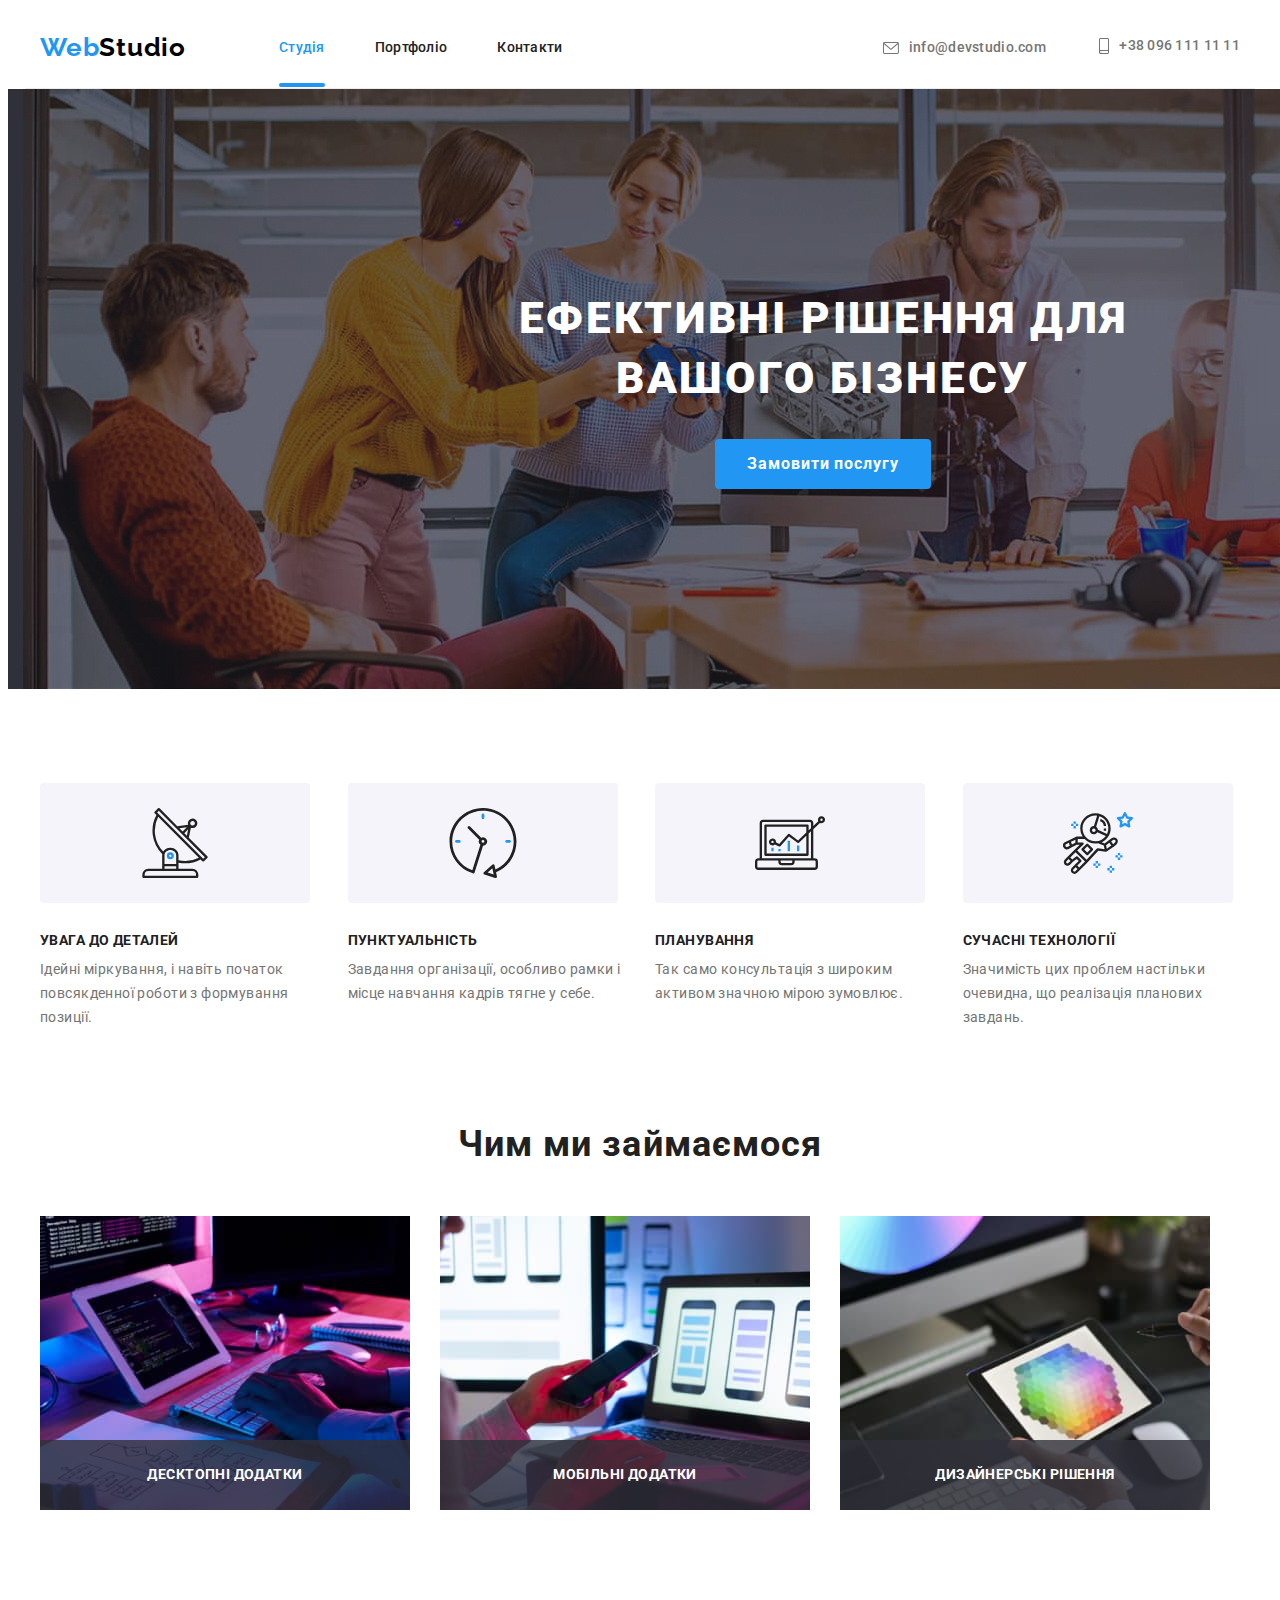
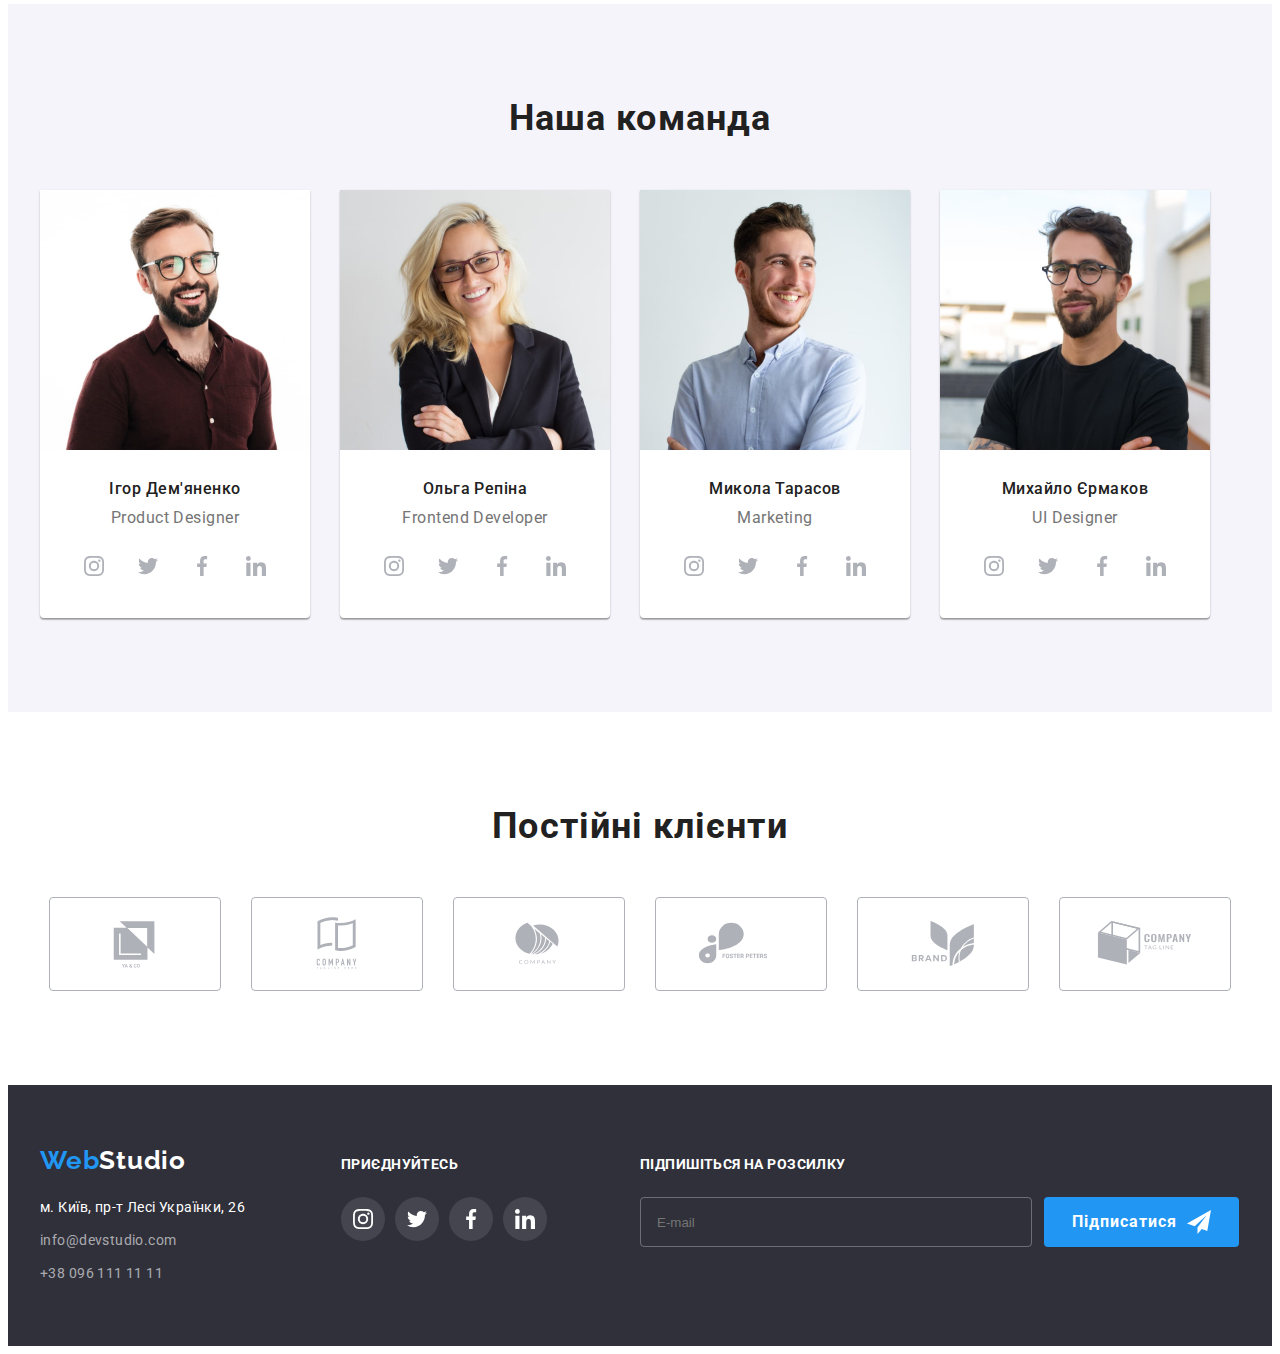
<file: index.html>
<!DOCTYPE html>
<html lang="uk">

<head>
    <meta charset="UTF-8">
    <meta http-equiv="X-UA-Compatible" content="IE=edge">
    <meta name="viewport" content="width=device-width, initial-scale=1.0">
    <title>WebStudio</title>
    <link rel="stylesheet" href="https://cdnjs.cloudflare.com/ajax/libs/modern-normalize/1.1.0/modern-normalize.min.css"
        integrity="sha512-wpPYUAdjBVSE4KJnH1VR1HeZfpl1ub8YT/NKx4PuQ5NmX2tKuGu6U/JRp5y+Y8XG2tV+wKQpNHVUX03MfMFn9Q=="
        crossorigin="anonymous" referrerpolicy="no-referrer" />
    <link rel="preconnect" href="https://fonts.googleapis.com">
    <link rel="preconnect" href="https://fonts.gstatic.com" crossorigin>
    <link
        href="https://fonts.googleapis.com/css2?family=Raleway:wght@700&family=Roboto:wght@400;500;700;900&display=swap"
        rel="stylesheet">
    <link rel="stylesheet" href="./css/main.min.css">
</head>

<body>
    <header class="container  header header__flex ">
        <a href="#" class="logo link"> Web<span class=" logo__text logo__text--dark">Studio</span></a>
            <nav>
                <ul class="nav list header__flex">
                    <li> <a href="./index.html" class="nav__item nav__item--current link ">Студія</a></li>
                    <li> <a href="./portfolio.html" class="nav__item link">Портфоліо</a></li>
                    <li> <a href="#" class="nav__item  link">Контакти</a></li>
                </ul>
            </nav>
            <div class=" contact--left">
                <a href="mailto:info@devstudio.com" class=" contact__item  contact__item--header link">
                    <svg class="contact__icon" width="16" height="12">
                        <use href="./images/icons.svg#email"></use>
                    </svg>
                    info@devstudio.com</a>
                <a href="tel:+380961111111" class="contact__item  contact__item--header link">
                    <svg class="contact__icon" width="10" height="16">
                        <use href="./images/icons.svg#smartphone"></use>
                    </svg>
                    +38 096 111 11 11</a>
            </div>
    </header>

    <main>
        <section class="hero  container ">
            <div class="container">
                <h1 class="hero__title ">Ефективні рішення для вашого бізнесу</h1>
                <button type="button" class="btn-order" data-modal-open>Замовити послугу</button>
            </div>
        </section>

        <section class="features  container ">
                <ul class="list list--flex">
                    <li class="features__item">
                        <div class="features__icon">
                            <svg width="70" height="70">
                                <use href="./images/icons.svg#antenna"></use>
                            </svg>
                        </div>
                        <h3 class="features__subtitle">Увага до деталей</h3>
                        <p class="features__text">Ідейні міркування, і навіть початок повсякденної роботи з формування позиції.
                        </p>
                    </li>
                    <li class="features__item">
                        <div class="features__icon">
                            <svg width="70" height="70">
                                <use href="./images/icons.svg#clock"></use>
                            </svg>
                        </div>
                        <h3 class="features__subtitle">Пунктуальність</h3>
                        <p class="features__text">Завдання організації, особливо рамки і місце навчання кадрів тягне у себе.</p>
                    </li>
                    <li class="features__item">
                        <div class="features__icon">
                            <svg width="70" height="70">
                                <use href="./images/icons.svg#diagram"></use>
                            </svg>
                        </div>
                        <h3 class="features__subtitle">Планування</h3>
                        <p class="features__text">Так само консультація з широким активом значною мірою зумовлює.</p>
                    </li>
                    <li class="features__item">
                        <div class="features__icon">
                            <svg width="70" height="70">
                                <use href="./images/icons.svg#astronaut"></use>
                            </svg>
                        </div>
                        <h3 class="features__subtitle">Сучасні технології</h3>
                        <p class="features__text">Значимість цих проблем настільки очевидна, що реалізація планових завдань.</p>
                    </li>
                    
                </ul>
        </section>

        <section class=" container product">
                <h2 class="title ">Чим ми займаємося</h2>
                <ul class="list list--flex">
                    <li class="product__item"><img src="./images/img1.jpg" alt="Десктопні додатки" width="370"
                            height="294">
                        <div class="overlay">
                            <p class="overlay__text">Десктопні додатки</p>
                        </div>
                    </li>
                    <li class="product__item"><img src="./images/img2.jpg" alt="Мобільні додатки" width="370"
                            height="294">
                        <div class="overlay">
                            <p class="overlay__text">Мобільні додатки</p>
                        </div>
                    </li>
                    <li class="product__item product__item--overlay"><img src="./images/img3.jpg" alt="Дизайнерські рішення" width="370"
                            height="294">
                        <div class="overlay">
                            <p class="overlay__text">Дизайнерські рішення</p>
                        </div>
                    </li>
                </ul>
        </section>

        <section class="command ">
            <div class="container ">
                <h2 class="title">Наша команда</h2>
                <ul class="list list--flex">
                    <li class="command__item">
                        <img src="./images/img4.jpg" alt="Фото співробітника" width="270" height="260">
                        <div class="command__label">
                            <h3 class="command__subtitle">Ігор Дем'яненко</h3>
                            <p lang="en" class="command__text">Product Designer</p>
                            <ul class="social__list list">
                                <li><a class="social__item link" href="" aria-label="instagram" ><svg width="20"
                                            height="20" class="icon">
                                            <use href="./images/icons.svg#instagram"></use>
                                        </svg></a></li>
                                <li><a class="social__item" href="" aria-label="twitter"><svg width="20"
                                            height="20" class="icon">
                                            <use href="./images/icons.svg#twitter"></use>
                                        </svg></a></li>
                                <li><a class="social__item" href="" aria-label="facebook"><svg width="20"
                                            height="20" class="icon">
                                            <use href="./images/icons.svg#facebook"></use>
                                        </svg></a></li>
                                <li><a class="social__item" href="" aria-label="linkedin"><svg width="20"
                                            height="20" class="icon">
                                            <use href="./images/icons.svg#linkedin"></use>
                                        </svg></a></li>
                            </ul>

                        </div>
                    </li>
                    <li class="command__item">
                        <img src="./images/img5.jpg" alt="Фото співробітника" width="270" height="260">
                        <div class="command__label">
                            <h3 class="command__subtitle">Ольга Репіна</h3>
                            <p lang="en" class="command__text">Frontend Developer</p>
                            <ul class="social__list list">
                                <li><a class="social__item link" href="" aria-label="instagram"><svg width="20" height="20" class="icon">
                                            <use href="./images/icons.svg#instagram"></use>
                                        </svg></a></li>
                                <li><a class="social__item" href="" aria-label="twitter"><svg width="20" height="20" class="icon">
                                            <use href="./images/icons.svg#twitter"></use>
                                        </svg></a></li>
                                <li><a class="social__item" href="" aria-label="facebook"><svg width="20" height="20" class="icon">
                                            <use href="./images/icons.svg#facebook"></use>
                                        </svg></a></li>
                                <li><a class="social__item" href="" aria-label="linkedin"><svg width="20" height="20" class="icon">
                                            <use href="./images/icons.svg#linkedin"></use>
                                        </svg></a></li>
                            </ul>

                        </div>

                    </li>
                    <li class="command__item">
                        <img src="./images/img6.jpg" alt="Фото співробітника" width="270" height="260">
                        <div class="command__label">
                            <h3 class="command__subtitle">Микола Тарасов</h3>
                            <p lang="en" class="command__text">Marketing</p>
                            <ul class="social__list list">
                                <li><a class="social__item link" href="" aria-label="instagram"><svg width="20" height="20" class="icon">
                                            <use href="./images/icons.svg#instagram"></use>
                                        </svg></a></li>
                                <li><a class="social__item" href="" aria-label="twitter"><svg width="20" height="20" class="icon">
                                            <use href="./images/icons.svg#twitter"></use>
                                        </svg></a></li>
                                <li><a class="social__item" href="" aria-label="facebook"><svg width="20" height="20" class="icon">
                                            <use href="./images/icons.svg#facebook"></use>
                                        </svg></a></li>
                                <li><a class="social__item" href="" aria-label="linkedin"><svg width="20" height="20" class="icon">
                                            <use href="./images/icons.svg#linkedin"></use>
                                        </svg></a></li>
                            </ul>

                        </div>
                    </li>
                    <li class="command__item"><img src="./images/img7.jpg" alt="Фото співробітника" width="270"
                            height="260">
                        <div class="command__label">
                            <h3 class="command__subtitle">Михайло Єрмаков</h3>
                            <p lang="en" class="command__text">UI Designer</p>
                            <ul class="social__list list">
                                <li><a class="social__item link" href="" aria-label="instagram"><svg width="20" height="20" class="icon">
                                            <use href="./images/icons.svg#instagram"></use>
                                        </svg></a></li>
                                <li><a class="social__item" href="" aria-label="twitter"><svg width="20" height="20" class="icon">
                                            <use href="./images/icons.svg#twitter"></use>
                                        </svg></a></li>
                                <li><a class="social__item" href="" aria-label="facebook"><svg width="20" height="20" class="icon">
                                            <use href="./images/icons.svg#facebook"></use>
                                        </svg></a></li>
                                <li><a class="social__item" href="" aria-label="linkedin"><svg width="20" height="20" class="icon">
                                            <use href="./images/icons.svg#linkedin"></use>
                                        </svg></a></li>
                            </ul>
                        </div>
                    </li>
                </ul>
            </div>
        </section>
        <section class="sect-padd container clients">
            <h2 class="title">Постійні клієнти</h2>
                <ul class="list clients__list">
                    <li><a href="" aria-label="company logo" class="link clients__item"><svg width="106" height="60"
                                class="icon">
                                <use href="./images/icons.svg#logo1"></use>
                            </svg></a></li>
                    <li><a href="" aria-label="company logo" class="link clients__item"><svg width="106" height="60"
                                class="icon">
                                <use href="./images/icons.svg#logo2"></use>
                            </svg></a></li>
                    <li><a href="" aria-labe l="company logo" class="link clients__item"><svg width="106" height="60"
                                class="icon">
                                <use href="./images/icons.svg#logo3"></use>
                            </svg></a></li>
                    <li><a href="" aria-label="company logo" class="link clients__item"><svg width="106" height="60"
                                class="icon">
                                <use href="./images/icons.svg#logo4"></use>
                            </svg></a></li>
                    <li><a href="" aria-label="company logo" class="link clients__item"><svg width="106" height="60"
                                class="icon">
                                <use href="./images/icons.svg#logo5"></use>
                            </svg></a></li>
                    <li><a href="" aria-label="company logo" class="link clients__item"><svg width="106" height="60"
                                class="icon">
                                <use href="./images/icons.svg#logo6"></use>
                            </svg></a></li>
                </ul>
        </section>
    </main>

    <footer class="footer">
        <div class="container ">
            <div class="footer__connect">

                <div class="footer__adress"><a href="#" class="logo logo--footer link "> Web<span class="logo__text logo__text--light">Studio</span></a>
                <address class="address address--nostyle">
                    <div> м. Київ, пр-т Лесі Українки, 26    </div>
                    <a href="mailto:info@devstudio.com" class="footer__contact link">info@devstudio.com</a>
                    <a href="tel:+380961111111" class="footer__contact link ">+38 096 111 11 11</a>
                </address></div>
            
            <div class="footer__social footer__social--left">
                <strong class="uppercase">приєднуйтесь</strong>
                <ul class="social__list list social__list--mrgtop">
                    <li><a class="footer__item link" href="" aria-label="instagram"><svg width="20" height="20"
                                class="icon">
                                <use href="./images/icons.svg#instagram"></use>
                            </svg></a></li>
                    <li><a class="footer__item link" href="" aria-label="twitter"><svg width="20" height="20"
                                class="icon">
                                <use href="./images/icons.svg#twitter"></use>
                            </svg></a></li>
                    <li><a class="footer__item link" href="" aria-label="facebook"><svg width="20" height="20"
                                class="icon">
                                <use href="./images/icons.svg#facebook"></use>
                            </svg></a></li>
                    <li><a class="footer__item link" href="" aria-label="linkedin"><svg width="20" height="20"
                                class="icon">
                                <use href="./images/icons.svg#linkedin"></use>
                            </svg></a></li>
                </ul>
                </div>
            
                <form class="subscribe">
                    <strong class="uppercase">Підпишіться на розсилку</strong>
                    <div class="subscribe__email"><input class="subscribe--border" type="email" name="mail" placeholder="E-mail">
                    <button type="button" class="subscribe__btn-submit"><span>Підписатися</span><svg class="icon" width="24" height="24">
                    <use href="./images/icons.svg#icon-send"></use>
                    </svg> </button></div>

                </form>
            </div>

        </div>

    </footer>
    <div class="backdrop backdrop--is-hidden" data-modal>
    <div class="modal">
        <button class="btn-close" data-modal-close>
            <svg  width="11" height="11">
                <use href="./images/icons.svg#close"></use>
            </svg>
        </button>
        <form class="modal__form" name="modal-form" autocomplete="off">
            <strong class="strong">Залиште свої дані, ми вам передзвонимо</strong>
            <div class="form__group" role="group">
                <label class="form__wrap"><span class="modal__label">Ім'я</span><input class="modal__input" id="user-name"
                        type="text" name="ім'я" />
                    <svg class="modal__icon" width="12" height="12">
                        <use href="./images/icons.svg#name"></use>
                    </svg></label>
                <label class="form__wrap"><span class="modal__label">Телефон</span><input class="modal__input"
                        type="telephone" name="telephone" />
                    <svg class="modal__icon" width="12" height="12">
                        <use href="./images/icons.svg#tel"></use>
                    </svg></label>
                <label class="form__wrap"><span class="modal__label">Пошта</span><input class="modal__input"
                        type="email" name="email" />
                    <svg class="modal__icon" width="12" height="12">
                        <use href="./images/icons.svg#mail"></use>
                    </svg></label>
                <label class="form__wrap"><span class="modal__label">Коментар</span><textarea
                        class="modal__input modal__input-comment" name="comment" placeholder="Введіть текст"></textarea>
                </label>
            </div>
            <label class="policy"><input class="policy-checkbox visualy-hidden " type="checkbox" name="policy-agreement" /><svg class="icon-check" width="16" height="15">
                <use class="register-icon-check" href="./images/icons.svg#icon-check"></use>
                <use class="register-icon-uncheck" href="./images/icons.svg#border-check"></use>
            </svg><span class="policy__agreement"> Погоджуюся з розсилкою та приймаю <a href="#" class="policy__link">Умови договору</a></span></label>
            <button type="submit" class="btn-submit">Відправити</button>
        </form>
    </div>
    </div>
    <script src="./js/modal.js"></script>
</body>


</html>
</file>
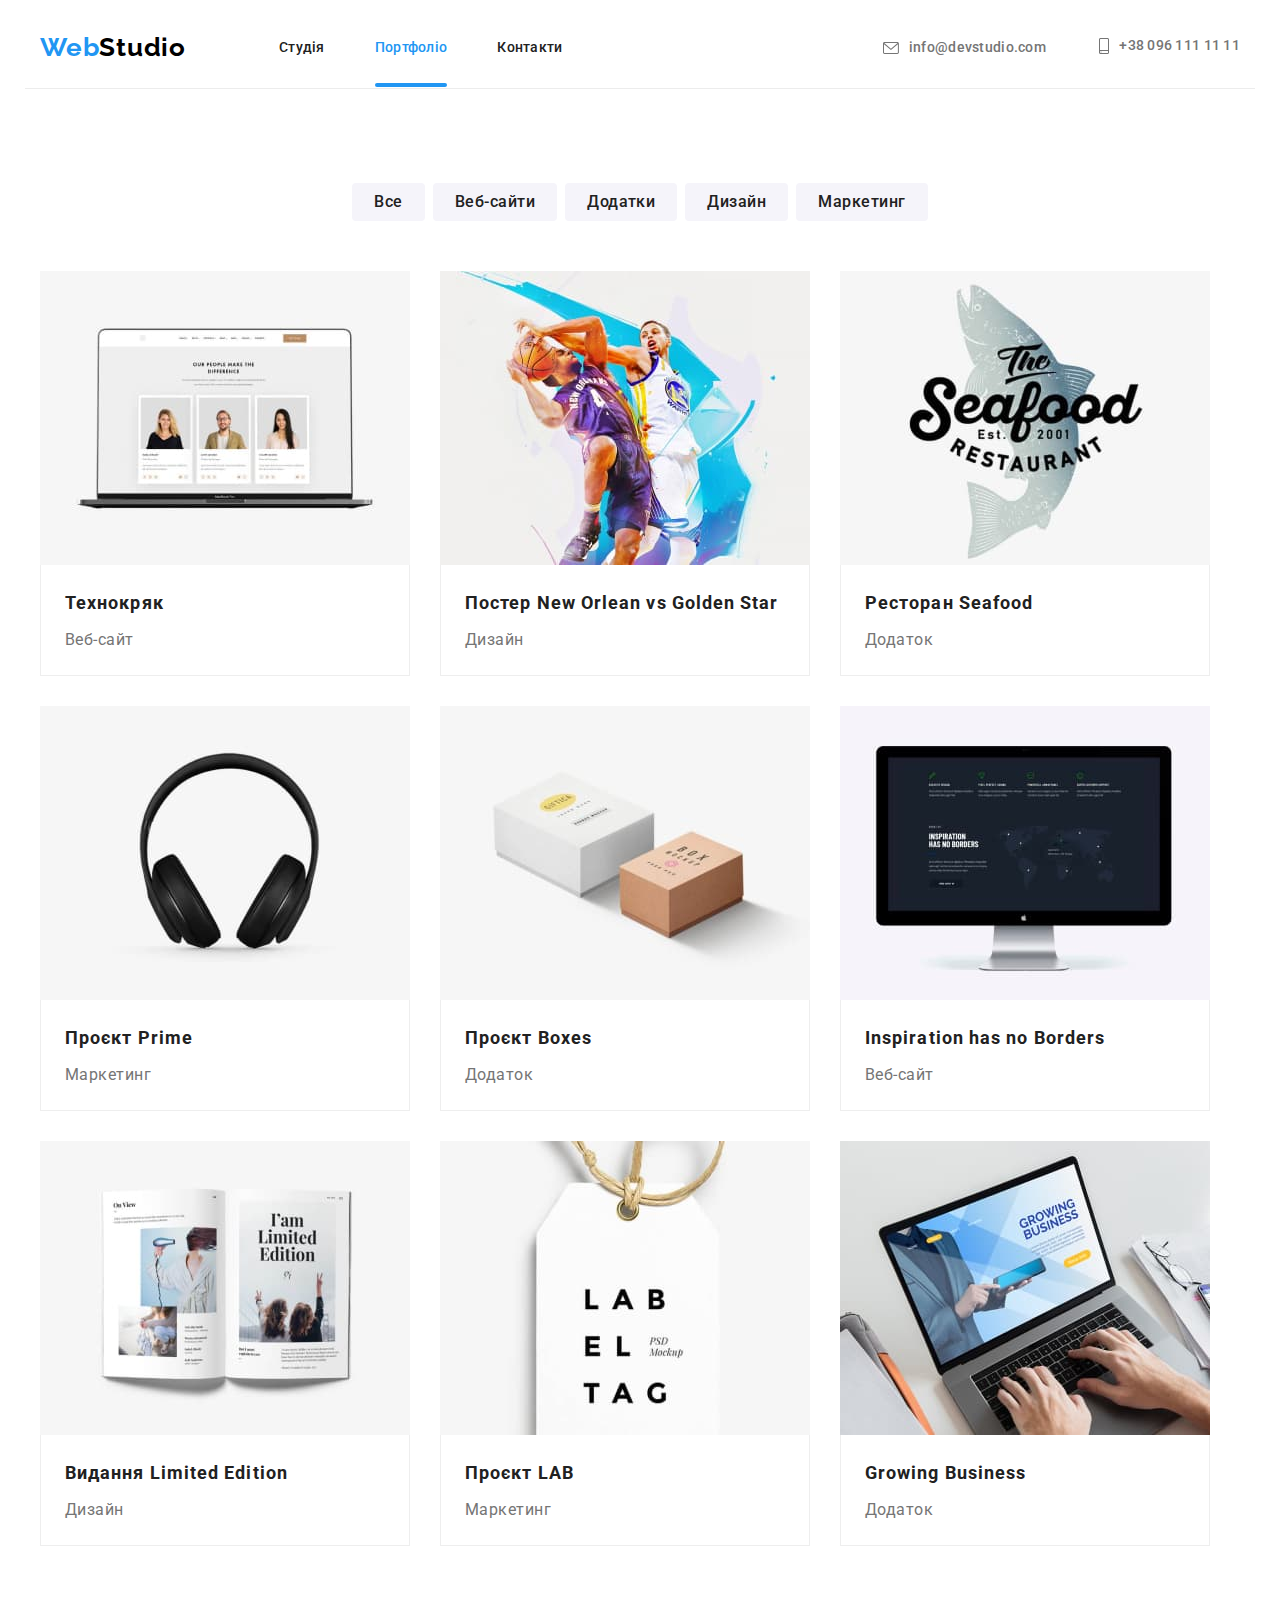
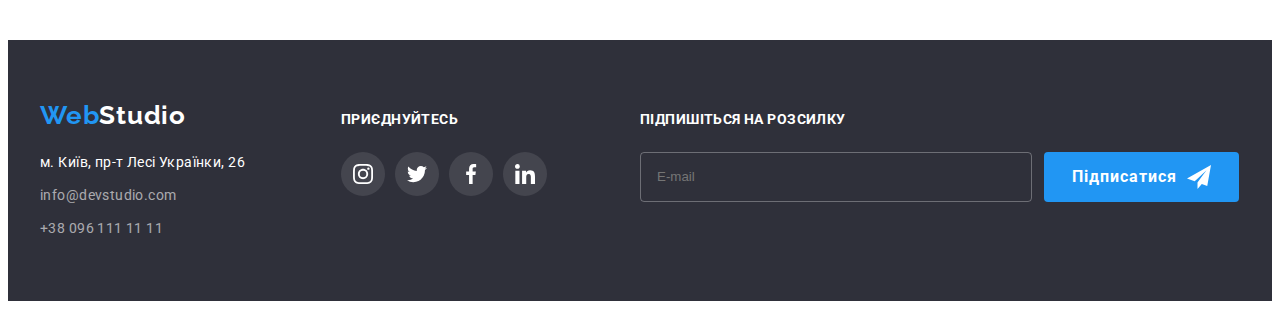
<file: portfolio.html>
<!DOCTYPE html>
<html lang="uk">

<head>
    <meta charset="UTF-8">
    <meta http-equiv="X-UA-Compatible" content="IE=edge">
    <meta name="viewport" content="width=device-width, initial-scale=1.0">
    <title>WebStudio</title>
    <link rel="stylesheet" href="https://cdnjs.cloudflare.com/ajax/libs/modern-normalize/1.1.0/modern-normalize.min.css"
        integrity="sha512-wpPYUAdjBVSE4KJnH1VR1HeZfpl1ub8YT/NKx4PuQ5NmX2tKuGu6U/JRp5y+Y8XG2tV+wKQpNHVUX03MfMFn9Q=="
        crossorigin="anonymous" referrerpolicy="no-referrer" />
    <link rel="preconnect" href="https://fonts.googleapis.com">
    <link rel="preconnect" href="https://fonts.gstatic.com" crossorigin>
    <link
        href="https://fonts.googleapis.com/css2?family=Raleway:wght@700&family=Roboto:wght@400;500;700;900&display=swap"
        rel="stylesheet">
    <link rel="stylesheet" href="./css/main.min.css">
</head>

<body>
    <header class="container  header header__flex ">
        <a href="#" class="logo link"> Web<span class="logo__text logo__text--dark">Studio</span></a>
        <nav>
            <ul class="nav list header__flex">
                <li> <a href="./index.html" class="nav__item  link ">Студія</a></li>
                <li> <a href="./portfolio.html" class="nav__item nav__item--current link">Портфоліо</a></li>
                <li> <a href="#" class="nav__item  link">Контакти</a></li>
            </ul>
        </nav>
        <div class=" contact--left">
            <a href="mailto:info@devstudio.com" class=" contact__item  contact__item--header link">
                <svg class="contact__icon" width="16" height="12">
                    <use href="./images/icons.svg#email"></use>
                </svg>
                info@devstudio.com</a>
            <a href="tel:+380961111111" class="contact__item  contact__item--header link">
                <svg class="contact__icon" width="10" height="16">
                    <use href="./images/icons.svg#smartphone"></use>
                </svg>
                +38 096 111 11 11</a>
        </div>
    </header>

    <main class="sect-padd">
<section class="container portfolio">
    <ul class="list portfolio__filter portfolio__filter--flex">
        <li>
            <button type="button" class="btn-filter">Все</button>
        </li>
        <li>
            <button type="button" class="btn-filter">Веб-сайти</button>
        </li>
        <li>
            <button type="button" class="btn-filter">Додатки</button>
        </li>
        <li>
            <button type="button" class="btn-filter">Дизайн</button>
        </li>
        <li>
            <button type="button" class="btn-filter">Маркетинг</button>
        </li>
    </ul>
    <ul class="list list--flex">
        <li class="work__item">
            <a href="#" class="link card">
                <div class="card__parent"><img src="./images/img8.jpg" alt="Приклад роботи" width="370">
                <div class="card__overlay">
                    <p class="overlay__text--card">Ресурс пропонує комплексні пропозиції з різним рівнем функціоналу та сервісів. Все це дозволить відвідувачу отримати
                    вичерпні відомості про компанію чи приватну особу.</p></div>
                </div>
                <div class="card__wrapper">
                    <h2 class="card__title">Технокряк</h2>
                    <p class="card__text">Веб-сайт</p>
                </div>
            </a>
        </li>
        <li class="work__item">
            <a href="#" class="link card">
                <div class="card__parent"><img src="./images/img9.jpg" alt="Приклад роботи" width="370">
                    <div class="card__overlay">
                        <p class="overlay__text--card">Ресурс пропонує комплексні пропозиції з різним рівнем функціоналу та
                            сервісів. Все це дозволить відвідувачу отримати
                            вичерпні відомості про компанію чи приватну особу.</p>
                    </div>
                </div>
                <div class="card__wrapper">
                    <h2 class="card__title">Постер New Orlean vs Golden Star</h2>
                    <p class="card__text">Дизайн</p>
                </div>
            </a>
        </li>
    
        <li class="work__item">
            <a href="#" class="link card">
                <div class="card__parent"><img src="./images/img10.jpg" alt="Приклад роботи" width="370">
                    <div class="card__overlay">
                        <p class="overlay__text--card">Ресурс пропонує комплексні пропозиції з різним рівнем функціоналу та
                            сервісів. Все це дозволить відвідувачу отримати
                            вичерпні відомості про компанію чи приватну особу.</p>
                    </div>
                </div>
                <div class="card__wrapper">
                    <h2 class="card__title">Ресторан Seafood</h2>
                    <p class="card__text">Додаток</p>
                </div>
            </a>
        </li>

        <li class="work__item">
            <a href="#" class="link card">
                <div class="card__parent"><img src="./images/img11.jpg" alt="Приклад роботи" width="370">
                    <div class="card__overlay">
                        <p class="overlay__text--card">Ресурс пропонує комплексні пропозиції з різним рівнем функціоналу та
                            сервісів. Все це дозволить відвідувачу отримати
                            вичерпні відомості про компанію чи приватну особу.</p>
                    </div>
                </div>
                <div class="card__wrapper">
                    <h2 class="card__title">Проєкт Prime</h2>
                    <p class="card__text">Маркетинг</p>
                </div>
            </a>
        </li>

        <li class="work__item">
            <a href="#" class="link card">
                <div class="card__parent"><img src="./images/img12.jpg" alt="Приклад роботи" width="370">
                    <div class="card__overlay">
                        <p class="overlay__text--card">Ресурс пропонує комплексні пропозиції з різним рівнем функціоналу та
                            сервісів. Все це дозволить відвідувачу отримати
                            вичерпні відомості про компанію чи приватну особу.</p>
                    </div>
                </div>
                <div class="card__wrapper">
                    <h2 class="card__title">Проєкт Boxes</h2>
                    <p class="card__text">Додаток</p>
                </div>
            </a>
        </li>

<li class="work__item">
    <a href="#" class="link card">
        <div class="card__parent"><img src="./images/img13.jpg" alt="Приклад роботи" width="370">
            <div class="card__overlay">
                <p class="overlay__text--card">Ресурс пропонує комплексні пропозиції з різним рівнем функціоналу та
                    сервісів. Все це дозволить відвідувачу отримати
                    вичерпні відомості про компанію чи приватну особу.</p>
            </div>
        </div>
        <div class="card__wrapper">
            <h2 class="card__title">Inspiration has no Borders</h2>
            <p class="card__text">Веб-сайт</p>
        </div>
    </a>
</li>
<li class="work__item">
    <a href="#" class="link card">
        <div class="card__parent"><img src="./images/img14.jpg" alt="Приклад роботи" width="370">
            <div class="card__overlay">
                <p class="overlay__text--card">Ресурс пропонує комплексні пропозиції з різним рівнем функціоналу та
                    сервісів. Все це дозволить відвідувачу отримати
                    вичерпні відомості про компанію чи приватну особу.</p>
            </div>
        </div>
        <div class="card__wrapper">
            <h2 class="card__title">Видання Limited Edition</h2>
            <p class="card__text">Дизайн</p>
        </div>
    </a>
</li>
<li class="work__item">
    <a href="#" class="link card">
        <div class="card__parent"><img src="./images/img15.jpg" alt="Приклад роботи" width="370">
            <div class="card__overlay">
                <p class="overlay__text--card">Ресурс пропонує комплексні пропозиції з різним рівнем функціоналу та
                    сервісів. Все це дозволить відвідувачу отримати
                    вичерпні відомості про компанію чи приватну особу.</p>
            </div>
        </div>
        <div class="card__wrapper">
            <h2 class="card__title">Проєкт LAB</h2>
            <p class="card__text">Маркетинг</p>
        </div>
    </a>
</li>
<li class="work__item">
    <a href="#" class="link card">
        <div class="card__parent"><img src="./images/img16.jpg" alt="Приклад роботи" width="370">
            <div class="card__overlay">
                <p class="overlay__text--card">Ресурс пропонує комплексні пропозиції з різним рівнем функціоналу та
                    сервісів. Все це дозволить відвідувачу отримати
                    вичерпні відомості про компанію чи приватну особу.</p>
            </div>
        </div>
        <div class="card__wrapper">
            <h2 class="card__title">Growing Business</h2>
            <p class="card__text">Додаток</p>
        </div>
    </a>
</li>


    </ul>
</section>
    </main>

        <footer class="footer">
            <div class="container ">
                <div class="footer__connect">
        
                    <div class="footer__adress"><a href="#" class="logo logo--footer link "> Web<span
                                class="logo__text logo__text--light">Studio</span></a>
                        <address class="address address--nostyle">
                            <div> м. Київ, пр-т Лесі Українки, 26 </div>
                            <a href="mailto:info@devstudio.com" class="footer__contact link">info@devstudio.com</a>
                            <a href="tel:+380961111111" class="footer__contact link ">+38 096 111 11 11</a>
                        </address>
                    </div>
        
                    <div class="footer__social footer__social--left">
                        <strong class="uppercase">приєднуйтесь</strong>
                        <ul class="social__list list social__list--mrgtop">
                            <li><a class="footer__item link" href="" aria-label="instagram"><svg width="20" height="20"
                                        class="icon">
                                        <use href="./images/icons.svg#instagram"></use>
                                    </svg></a></li>
                            <li><a class="footer__item link" href="" aria-label="twitter"><svg width="20" height="20"
                                        class="icon">
                                        <use href="./images/icons.svg#twitter"></use>
                                    </svg></a></li>
                            <li><a class="footer__item link" href="" aria-label="facebook"><svg width="20" height="20"
                                        class="icon">
                                        <use href="./images/icons.svg#facebook"></use>
                                    </svg></a></li>
                            <li><a class="footer__item link" href="" aria-label="linkedin"><svg width="20" height="20"
                                        class="icon">
                                        <use href="./images/icons.svg#linkedin"></use>
                                    </svg></a></li>
                        </ul>
                    </div>
        
                    <form class="subscribe">
                        <strong class="uppercase">Підпишіться на розсилку</strong>
                        <div class="subscribe__email"><input class="subscribe--border" type="email" name="mail"
                                placeholder="E-mail">
                            <button type="button" class="btn-submit subscribe__btn-submit"><span>Підписатися</span><svg
                                    class="icon" width="24" height="24">
                                    <use href="./images/icons.svg#icon-send"></use>
                                </svg> </button>
                        </div>
        
                    </form>
                </div>
        
            </div>
        
        </footer>
    
    </body>
    
    </html>
    
    </body>
    
    </html>
</file>
<file: css/main.min.css>
:root{--main-text-color: #757575;--scnd-text-color: #212121;--acc: #2196F3;--bcg-dark: #2F303A;--bcg-light: #F5F4FA;--bcg: #FFFFFF;--logo-header: #000000;--border: #ECECEC;--border-portfolio: #eeeeee;--btn: #F5F4FA;--contact-footer: rgba(255, 255, 255, 0.6);--border-client: #AFB1B8;--bcg-footer-logo: rgba(255, 255, 255, 0.1);--icon-color: #afb1b8;--indent: 30px;--features: 4;--subdev: 3;--command: 4;--work: 9;--duration: 250ms;--func: cubic-bezier(0.4, 0, 0.2, 1)}.visualy-hidden{position:absolute;white-space:nowrap;width:1px;height:1px;overflow:hidden;border:0;padding:0;clip:rect(0 0 0 0);-webkit-clip-path:inset(50%);clip-path:inset(50%);margin:-1px}.product,.portfolio,.hero,.command,.clients,.social{padding-top:94px;padding-bottom:94px}.subscribe__btn-submit,.btn-submit--modal,.btn-filter,.modal__btn-submit,.btn-order,.btn-submit{padding:10px 10px;display:inline-block;font-family:"Roboto",sans-serif;color:var(--bcg);background-color:var(--acc);font-weight:700;font-size:16px;line-height:1.87;border-radius:4px;border:none;text-align:center;letter-spacing:.06em;cursor:pointer}body{color:var(--main-text-color);background-color:var(--bcg);font-family:"Roboto",sans-serif}.container{width:1200px;margin:0 auto;padding-right:15px;padding-left:15px}.list{list-style:none;padding:0;margin:0}.link{text-decoration:none;color:currentColor}h1,h2,h3,h4,h5,h6,p{margin:0}img{display:block}.btn-submit{padding:10px 52px;-webkit-transition-property:-webkit-box-shadow;transition-property:-webkit-box-shadow;transition-property:box-shadow;transition-property:box-shadow, -webkit-box-shadow;-webkit-transition-duration:var(--duration);transition-duration:var(--duration);-webkit-transition-timing-function:var(--func);transition-timing-function:var(--func)}.btn-order{padding:10px 32px}.modal__btn-submit{padding:10px 52px}.modal__btn-submit:hover,.modal__btn-submit:focus{-webkit-box-shadow:0px 4px 4px rgba(0,0,0,.15);box-shadow:0px 4px 4px rgba(0,0,0,.15)}.btn-filter{padding:6px 22px;font-weight:500;font-size:16px;line-height:1.65;letter-spacing:.03em;color:var(--scnd-text-color);background-color:var(--bcg-light);-webkit-transition-property:color,background-color,-webkit-box-shadow;transition-property:color,background-color,-webkit-box-shadow;transition-property:color,background-color,box-shadow;transition-property:color,background-color,box-shadow,-webkit-box-shadow;-webkit-transition-duration:var(--duration);transition-duration:var(--duration);-webkit-transition-timing-function:var(--func);transition-timing-function:var(--func)}.btn-filter:hover,.btn-filter:focus{color:var(--bcg);background-color:var(--acc);-webkit-box-shadow:0px 3px 1px rgba(0,0,0,.1),0px 1px 2px rgba(0,0,0,.08),0px 2px 2px rgba(0,0,0,.12);box-shadow:0px 3px 1px rgba(0,0,0,.1),0px 1px 2px rgba(0,0,0,.08),0px 2px 2px rgba(0,0,0,.12)}.btn-close{top:8px;right:8px;width:30px;height:30px;position:absolute;padding:0;display:-webkit-box;display:-ms-flexbox;display:flex;-webkit-box-pack:center;-ms-flex-pack:center;justify-content:center;-webkit-box-align:center;-ms-flex-align:center;align-items:center;background:var(--bcg);border:1px solid rgba(0,0,0,.1);border-radius:50%;cursor:pointer}.btn-close:hover,.btn-close:focus{fill:var(--acc);-webkit-transition-property:fill;transition-property:fill;-webkit-transition-duration:var(--duration);transition-duration:var(--duration);-webkit-transition-timing-function:var(--func);transition-timing-function:var(--func)}.btn-submit--modal{padding:10px 52px;-webkit-transition-property:-webkit-box-shadow;transition-property:-webkit-box-shadow;transition-property:box-shadow;transition-property:box-shadow, -webkit-box-shadow;-webkit-transition-duration:var(--duration);transition-duration:var(--duration);-webkit-transition-timing-function:var(--func);transition-timing-function:var(--func)}.btn-submit--modal:hover,.btn-submit--modal:focus{-webkit-box-shadow:0px 4px 4px rgba(0,0,0,.15);box-shadow:0px 4px 4px rgba(0,0,0,.15)}.logo{margin-right:93px;color:var(--acc);font-weight:700;font-size:26px;line-height:1.2;letter-spacing:.03em;font-family:"Raleway",sans-serif}.logo__text--dark{color:var(--logo-header)}.logo__text--light{color:var(--bcg)}.logo--footer{display:block;margin-right:0;margin-bottom:20px}.list--flex{display:-webkit-box;display:-ms-flexbox;display:flex;-ms-flex-wrap:wrap;flex-wrap:wrap;gap:var(--indent)}.card{-webkit-transition-property:-webkit-box-shadow;transition-property:-webkit-box-shadow;transition-property:box-shadow;transition-property:box-shadow, -webkit-box-shadow;-webkit-transition-duration:var(--duration);transition-duration:var(--duration);-webkit-transition-timing-function:var(--func);transition-timing-function:var(--func);overflow:hidden}.card__parent{position:relative;overflow:hidden}.card__overlay{position:absolute;right:0;bottom:0;width:100%;height:100%;-webkit-transform:translateY(100%);transform:translateY(100%);display:-webkit-box;display:-ms-flexbox;display:flex;-webkit-box-align:center;-ms-flex-align:center;align-items:center;-webkit-box-pack:center;-ms-flex-pack:center;justify-content:center;background-color:rgba(33,150,243,.9);-webkit-transition-property:-webkit-transform;transition-property:-webkit-transform;transition-property:transform;transition-property:transform, -webkit-transform;-webkit-transition-duration:var(--duration);transition-duration:var(--duration);-webkit-transition-timing-function:var(--func);transition-timing-function:var(--func)}.card__wrapper{padding-top:20px;padding-right:5px;padding-bottom:20px;padding-left:24px;border:1px solid var(--border-portfolio);border-top:none}.card__title{margin-bottom:4px;color:var(--scnd-text-color);font-weight:700;font-size:18px;line-height:2;letter-spacing:.06em}.card__text{font-size:16px;line-height:1.87;letter-spacing:.03em;color:var(--main-text-color)}.contact--left{margin-left:auto}.contact__item.link+.link{margin-left:50px}.contact__item--header{color:var(--main-text-color);display:-webkit-inline-box;display:-ms-inline-flexbox;display:inline-flex;-webkit-box-align:center;-ms-flex-align:center;align-items:center;-webkit-transition-property:color;transition-property:color;-webkit-transition-duration:var(--duration);transition-duration:var(--duration);-webkit-transition-timing-function:var(--func);transition-timing-function:var(--func)}.contact__item--header:hover,.contact__item--header:focus{color:var(--acc)}.contact__item--footer{margin-top:9px;color:var(--contact-footer)}.contact__icon{margin-right:10px;fill:currentColor}.icon{fill:currentColor;display:-webkit-box;display:-ms-flexbox;display:flex;-webkit-box-pack:center;-ms-flex-pack:center;justify-content:center;-ms-flex-item-align:center;align-self:center}.icon-check{background-color:rgba(0,0,0,0);border-radius:2px;-webkit-transition-property:background-color;transition-property:background-color;-webkit-transition-duration:var(--duration);transition-duration:var(--duration);-webkit-transition-timing-function:var(--func);transition-timing-function:var(--func)}.overlay{position:absolute;right:0;bottom:0;width:100%;display:-webkit-box;display:-ms-flexbox;display:flex;-webkit-box-align:center;-ms-flex-align:center;align-items:center;-webkit-box-pack:center;-ms-flex-pack:center;justify-content:center;background-color:rgba(47,48,58,.8)}.overlay__text{text-align:center;padding-top:27px;padding-bottom:27px;color:var(--bcg);font-weight:700;font-size:14px;line-height:1.14;letter-spacing:.03em;text-transform:uppercase}.overlay__text--card{text-align:left;padding:5px 24px;color:var(--bcg);font-weight:400;font-size:18px;line-height:1.5;letter-spacing:.03em}.social__list{display:-webkit-box;display:-ms-flexbox;display:flex;-webkit-box-pack:center;-ms-flex-pack:center;justify-content:center;-webkit-box-align:center;-ms-flex-align:center;align-items:center;gap:10px}.social__list--mrgtop{margin-top:20px}.social__item{-webkit-box-pack:center;-ms-flex-pack:center;justify-content:center;-webkit-box-align:center;-ms-flex-align:center;align-items:center;width:44px;height:44px;border-radius:50%;display:-webkit-box;display:-ms-flexbox;display:flex;color:var(--icon-color);-webkit-transition-property:color,background-color;transition-property:color,background-color;-webkit-transition-duration:var(--duration);transition-duration:var(--duration);-webkit-transition-timing-function:var(--func);transition-timing-function:var(--func)}.social__item:hover,.social__item:focus{color:var(--bcg);background-color:var(--acc)}.subscribe{display:block;margin-left:93px}.subscribe__email{display:-webkit-box;display:-ms-flexbox;display:flex;gap:12px;margin-top:20px}.subscribe--border{width:358px;border:1px solid rgba(255,255,255,.3);outline:rgba(0,0,0,0);border-radius:4px;background-color:rgba(0,0,0,0);padding:15px 16px;color:var(--bcg);-webkit-transition-property:border;transition-property:border;-webkit-transition-duration:var(--duration);transition-duration:var(--duration);-webkit-transition-timing-function:var(--func);transition-timing-function:var(--func)}.subscribe--border:hover,.subscribe--border:focus{border:1px solid var(--acc)}.subscribe__btn-submit{padding:10px 28px;display:-webkit-box;display:-ms-flexbox;display:flex;gap:10px}.title{margin-bottom:50px;color:var(--scnd-text-color);font-size:36px;line-height:1.16;text-align:center;letter-spacing:.03em}.uppercase{text-transform:uppercase}.address--nostyle{font-style:normal}.strong{display:block;text-align:center;margin-bottom:12px;font-weight:700;font-size:20px;line-height:1.15;letter-spacing:.03em;color:var(--scnd-text-color)}.backdrop{position:fixed;top:0;left:0;background:rgba(0,0,0,.2);width:100%;height:100%;-webkit-transition-property:opacity,visability;transition-property:opacity,visability;-webkit-transition-duration:var(--duration);transition-duration:var(--duration);-webkit-transition-timing-function:var(--func);transition-timing-function:var(--func)}.backdrop--is-hidden{opacity:0;visibility:hidden;pointer-events:none}.backdrop--is-hidden .modal{-webkit-transform:translate(-50%, -50%) scale(0.2) rotate(0.5turn);transform:translate(-50%, -50%) scale(0.2) rotate(0.5turn)}.form__group{margin-bottom:20px}.form__wrap{display:block;position:relative;margin-bottom:10px;font-weight:400;font-size:12px;line-height:1.16;letter-spacing:.01em}.form__wrap:last-child{margin-bottom:0}.modal{position:absolute;top:50%;left:50%;-webkit-transform:translate(-50%, -50%) scale(1) rotate(0);transform:translate(-50%, -50%) scale(1) rotate(0);padding:40px;width:528px;background-color:var(--bcg);-webkit-box-shadow:0px 1px 3px rgba(0,0,0,.12),0px 1px 1px rgba(0,0,0,.14),0px 2px 1px rgba(0,0,0,.2);box-shadow:0px 1px 3px rgba(0,0,0,.12),0px 1px 1px rgba(0,0,0,.14),0px 2px 1px rgba(0,0,0,.2);border-radius:4px;-webkit-transition-property:visibility,opacity,-webkit-transform;transition-property:visibility,opacity,-webkit-transform;transition-property:transform,visibility,opacity;transition-property:transform,visibility,opacity,-webkit-transform;-webkit-transition-duration:var(--duration);transition-duration:var(--duration);-webkit-transition-timing-function:var(--func);transition-timing-function:var(--func)}.modal__form{text-align:center}.modal__icon{position:absolute;bottom:14px;left:0;-webkit-transform:translateX(100%);transform:translateX(100%);-webkit-transition-property:fill;transition-property:fill;-webkit-transition-duration:var(--duration);transition-duration:var(--duration);-webkit-transition-timing-function:var(--func);transition-timing-function:var(--func)}.modal__label{display:block;text-align:left;margin-bottom:4px}.modal__input,.modal__input-comment{padding:12px;padding-left:42px;width:100%;border:1px solid rgba(33,33,33,.2);border-radius:4px;outline:rgba(0,0,0,0);-webkit-transition-property:border;transition-property:border;-webkit-transition-duration:var(--duration);transition-duration:var(--duration);-webkit-transition-timing-function:var(--func);transition-timing-function:var(--func)}.modal__input-comment{padding:12px 16px;resize:none;height:120px;-webkit-transition-property:border;transition-property:border;-webkit-transition-duration:var(--duration);transition-duration:var(--duration);-webkit-transition-timing-function:var(--func);transition-timing-function:var(--func)}.form__wrap:focus-within .modal__input,.form__wrap:hover .modal__input-comment,.form__wrap:hover .modal__input,.form__wrap:focus-within .modal__input-comment{border:1px solid var(--acc)}.form__wrap:hover .modal__icon,.form__wrap:focus-within .modal__icon{fill:var(--acc)}.policy{display:-webkit-box;display:-ms-flexbox;display:flex;-webkit-box-align:center;-ms-flex-align:center;align-items:center;-webkit-box-pack:center;-ms-flex-pack:center;justify-content:center;margin-bottom:20px;gap:7px;margin-bottom:30px}.policy__agreement{font-size:14px;line-height:1.7;letter-spacing:.03em}.policy__link{color:var(--acc)}.policy-checkbox:checked+.icon-check{background-color:var(--acc)}.register-icon-check{opacity:0;fill:var(--bcg);-webkit-transition-property:opacity;transition-property:opacity;-webkit-transition-duration:var(--duration);transition-duration:var(--duration);-webkit-transition-timing-function:var(--func);transition-timing-function:var(--func)}.policy-checkbox:checked+.icon-check .register-icon-uncheck{opacity:0;-webkit-transition-property:opacity;transition-property:opacity;-webkit-transition-duration:var(--duration);transition-duration:var(--duration);-webkit-transition-timing-function:var(--func);transition-timing-function:var(--func)}.policy-checkbox:checked+.icon-check .register-icon-check{opacity:1;-webkit-transition-property:opacity;transition-property:opacity;-webkit-transition-duration:var(--duration);transition-duration:var(--duration);-webkit-transition-timing-function:var(--func);transition-timing-function:var(--func)}.header{font-weight:500;font-size:14px;line-height:1.14;letter-spacing:.02em;margin-right:auto;margin-left:auto;text-align:center;max-width:1600px;border-bottom:1px solid var(--border)}.header__flex{display:-webkit-box;display:-ms-flexbox;display:flex;-webkit-box-align:center;-ms-flex-align:center;align-items:center}.header__logo{padding-top:24px;padding-bottom:25px}.nav{color:var(--scnd-text-color);gap:50px;padding-bottom:32px;padding-top:32px}.nav__item{padding-bottom:32px;-webkit-transition-property:color;transition-property:color;-webkit-transition-duration:var(--duration);transition-duration:var(--duration);-webkit-transition-timing-function:var(--func);transition-timing-function:var(--func)}.nav__item--current{color:var(--acc);position:relative}.nav__item--current::after{width:100%;position:absolute;display:block;height:4px;border-radius:2px;background-color:var(--acc);content:"";left:0;bottom:0}.nav__item:hover,.nav__item:focus{color:var(--acc)}.clients__list{display:-webkit-box;display:-ms-flexbox;display:flex;-webkit-box-pack:center;-ms-flex-pack:center;justify-content:center;-webkit-box-align:center;-ms-flex-align:center;align-items:center;gap:30px}.clients__item{display:-webkit-box;display:-ms-flexbox;display:flex;-webkit-box-pack:center;-ms-flex-pack:center;justify-content:center;-webkit-box-align:center;-ms-flex-align:center;align-items:center;width:170px;height:92px;border:1px solid var(--border-client);border-radius:4px;color:var(--icon-color);-webkit-transition-property:color,border;transition-property:color,border;-webkit-transition-duration:var(--duration);transition-duration:var(--duration);-webkit-transition-timing-function:var(--func);transition-timing-function:var(--func)}.clients__item:hover,.clients__item:focus{color:var(--acc);border:1px solid var(--acc)}.command{background-color:var(--bcg-light)}.command__subtitle{margin-bottom:10px;color:var(--scnd-text-color);font-weight:500;font-size:16px;line-height:1.18;text-align:center;letter-spacing:.03em}.command__item{background-color:var(--bcg);border-radius:0px 0px 4px 4px;-webkit-box-shadow:0px 1px 3px rgba(0,0,0,.12),0px 1px 1px rgba(0,0,0,.14),0px 2px 1px rgba(0,0,0,.2);box-shadow:0px 1px 3px rgba(0,0,0,.12),0px 1px 1px rgba(0,0,0,.14),0px 2px 1px rgba(0,0,0,.2);-ms-flex-preferred-size:calc((100% - --indent * (--command - 1))/--command);flex-basis:calc((100% - --indent * (--command - 1))/--command)}.command__label{padding-top:30px;padding-right:5px;padding-bottom:30px;padding-left:5px}.command__text{margin-bottom:16px;font-size:16px;line-height:1.18;text-align:center;letter-spacing:.03em}.features{padding-top:94px}.features__item{-ms-flex-preferred-size:calc((100% - var(--indent) * (var(--features) - 1))/var(--features));flex-basis:calc((100% - var(--indent) * (var(--features) - 1))/var(--features))}.features__icon{margin-bottom:30px;display:-webkit-box;display:-ms-flexbox;display:flex;-webkit-box-pack:center;-ms-flex-pack:center;justify-content:center;-webkit-box-align:center;-ms-flex-align:center;align-items:center;width:270px;height:120px;background-color:var(--btn);border-radius:4px}.features__subtitle{margin-bottom:10px;color:var(--scnd-text-color);font-weight:700;font-size:14px;line-height:1.14;letter-spacing:.03em;text-transform:uppercase}.features__text{font-size:14px;line-height:1.71;letter-spacing:.03em}.footer{padding-top:60px;padding-bottom:60px;background-color:var(--bcg-dark);color:var(--bcg);font-size:14px;line-height:1.71;letter-spacing:.03em}.footer__connect{display:-webkit-box;display:-ms-flexbox;display:flex;-webkit-box-align:baseline;-ms-flex-align:baseline;align-items:baseline}.footer__adress{width:231px}.footer__contact{margin-top:9px;display:block;color:var(--contact-footer);-webkit-transition-property:color;transition-property:color;-webkit-transition-duration:var(--duration);transition-duration:var(--duration);-webkit-transition-timing-function:var(--func);transition-timing-function:var(--func)}.footer__contact:hover,.footer__contact:focus{color:var(--acc)}.footer__social--left{margin-left:70px}.footer__item{-webkit-box-pack:center;-ms-flex-pack:center;justify-content:center;-webkit-box-align:center;-ms-flex-align:center;align-items:center;width:44px;height:44px;border-radius:50%;display:-webkit-box;display:-ms-flexbox;display:flex;background-color:var(--bcg-footer-logo);color:var(--bcg);-webkit-transition-property:background-color;transition-property:background-color;-webkit-transition-duration:var(--duration);transition-duration:var(--duration);-webkit-transition-timing-function:var(--func);transition-timing-function:var(--func)}.footer__item:hover,.footer__item:focus{background-color:var(--acc)}.hero{padding-top:200px;padding-bottom:200px;width:1600px;margin-right:auto;margin-left:auto;text-align:center;background-color:var(--bcg-dark);color:var(--bcg);background-image:-webkit-gradient(linear, left top, right top, from(rgba(47, 48, 58, 0.4)), to(rgba(47, 48, 58, 0.4))),url(../images/bcg.jpg);background-image:linear-gradient(to right, rgba(47, 48, 58, 0.4), rgba(47, 48, 58, 0.4)),url(../images/bcg.jpg);background-repeat:no-repeat;background-position:center}.hero__title{display:block;margin-bottom:30px;margin-left:auto;margin-right:auto;font-weight:900;font-size:44px;line-height:1.36;letter-spacing:.06em;text-transform:uppercase;width:696px}.portfolio__filter--flex{display:-webkit-box;display:-ms-flexbox;display:flex;-webkit-box-pack:center;-ms-flex-pack:center;justify-content:center;gap:8px;margin-bottom:50px}.work__item{-ms-flex-preferred-size:calc((100% - var(--indent) * (var(--work) - 1))/var(--work));flex-basis:calc((100% - var(--indent) * (var(--work) - 1))/var(--work))}.work__item:hover,.work__item:focus{-webkit-box-shadow:0px 1px 1px rgba(0,0,0,.12),0px 4px 4px rgba(0,0,0,.06),1px 4px 6px rgba(0,0,0,.16);box-shadow:0px 1px 1px rgba(0,0,0,.12),0px 4px 4px rgba(0,0,0,.06),1px 4px 6px rgba(0,0,0,.16)}.work__item:hover .card__overlay,.work__item:focus .card__overlay{-webkit-transform:translate(0);transform:translate(0)}.product__item{position:relative;-ms-flex-preferred-size:calc((100% - var(--indent) * (var(--item) - 1))/var(--item));flex-basis:calc((100% - var(--indent) * (var(--item) - 1))/var(--item))}/*# sourceMappingURL=main.min.css.map */
</file>
